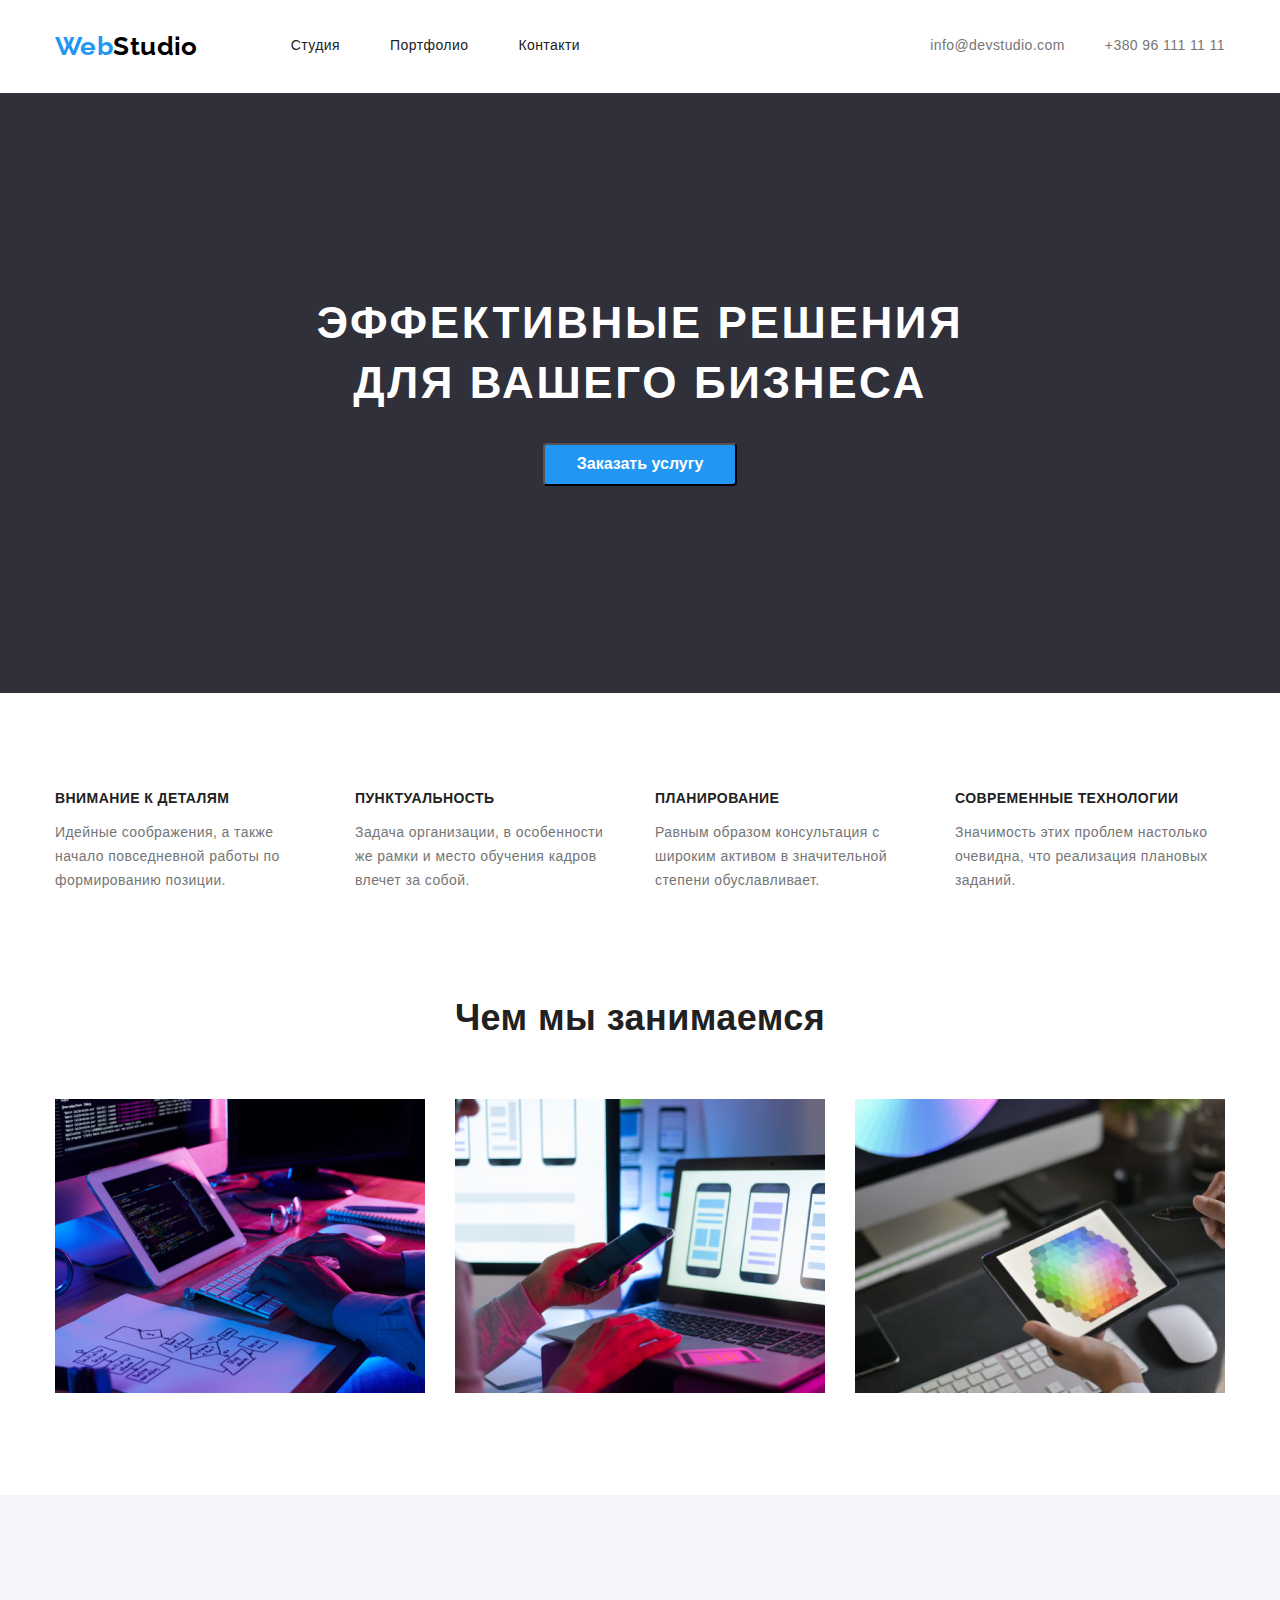
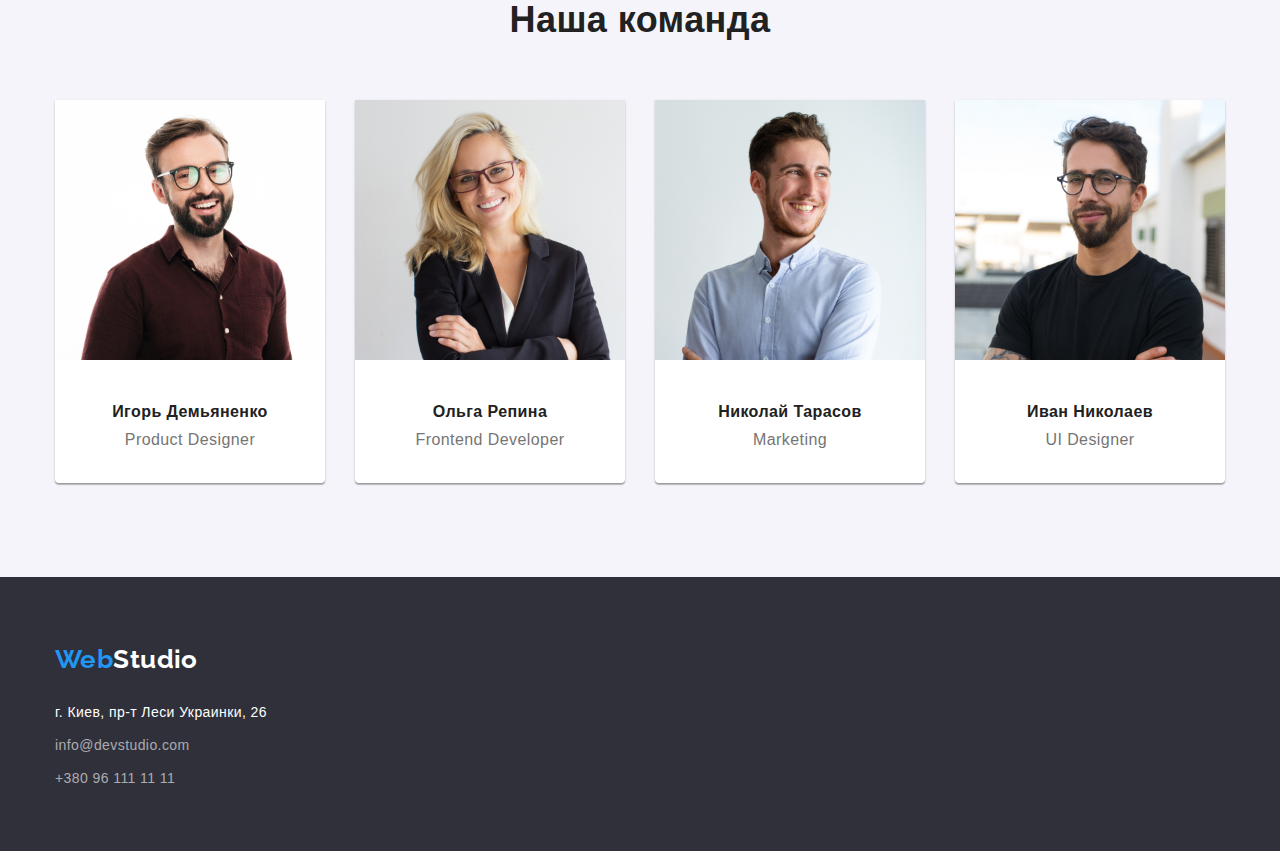
<file: index.html>
<!DOCTYPE html>
<html lang="ru">
  
<head>
    <meta charset="UTF-8">
    <meta name="viewport" content="width=device-width, initial-scale=1.0">
    <title>WebStudio</title>
    <link rel="stylesheet" href="./css/modern-normalize.min.css" />
    <link rel="stylesheet" href="./css/styles.css">
</head>
 <body>
    <!-- Header -->
    <header class="page-header">
      <div class="container flexbox">
       <nav class="navigation">
        <a class="link logo-header" href="./index.html">Web<span class="studio-header">Studio</span></a> <!-- done -->
        <ul class="null list flexbox">
          <li class="header-item"><a class="null link header-link" href="./index.html">Студия</a></li> <!-- done -->
          <li class="header-item"><a class="null link header-link" href="./portfolio.html">Портфолио</a></li> <!-- done -->
          <li class="header-item"><a class="null link header-link" href="">Контакти</a></li> <!-- done -->
        </ul>
      </nav>
      <a class="null link mail-link" href="mailto:info@devstudio.com">info@devstudio.com</a>
      <a class="null link phone-link" href="tel:380961111111">+380 96 111 11 11</a>
    </div>
    </header>

    <main>
      <!-- Hero -->
      <section class="section-hero">
        <div class="container">
          <ul class="null list">
            <li class="hero-item"><h1 class="null hero-header">Эффективные решения <br/> для вашего бизнеса</h1></li>
            <li class="hero-item"><button class="button-order" type="button">Заказать услугу</button></li>
          </ul>       
      </div>
      </section>

      <!-- Advantages -->
      <section class="section">
        <div class="container">
        <h2 class="hide-header">Преимущества</h2>
        <ul class="null list grid-list">
          <li class="grid-advantage-item">
            <h3 class="null advantage-header">Внимание к деталям</h3>
            <p class="null">
              Идейные соображения, а также начало повседневной работы по
              формированию позиции.
            </p>
          </li>

          <li class="grid-advantage-item">
            <h3 class="null advantage-header">Пунктуальность</h3>
            <p class="null">
              Задача организации, в особенности же рамки и место обучения кадров
              влечет за собой.
            </p>
          </li>

          <li class="grid-advantage-item">
            <h3 class="null advantage-header">Планирование</h3>
            <p class="null">
              Равным образом консультация с широким активом в значительной
              степени обуславливает.
            </p>
          </li>

          <li class="grid-advantage-item">
            <h3 class="null advantage-header">Современные технологии</h3>
            <p class="null">
              Значимость этих проблем настолько очевидна, что реализация
              плановых заданий.
            </p>
          </li>
        </ul>
      </div>
      </section>

      <!-- What we do -->
      <section class="section-works">
        <div class="container">
        <h2 class="null section-header">Чем мы занимаемся</h2>
        <ul class="null list grid-list"> 
          <li class="works-item grid-works-item">
            <img class="works-img" src="images/tablet_coding.png" alt="Планшет на якому редагують код"/>
          </li>
          <li class="works-item grid-works-item">
            <img class="works-img" src="images/smart_model.png" alt="Макет програми на дисплеї ноутбука"/>
          </li>
          <li class="works-item grid-works-item">
            <img class="works-img" src="images/color_schema.png" alt="Схема основних кольорів на планшеті"/>
          </li>
        </ul>
      </div>
      </section>

      <!-- Own team -->
      <section class="section-team section">
        <div class="container">
          <h2 class="null section-header">Наша команда</h2>
            <ul class="null list grid-list">
                <li class="team-item grid-team-item">
                    <img class="team-img" src="images/Ihor.jpg" alt="Игорь Демьяненко">
                    <h3 class="null card-fullname">Игорь Демьяненко</h3>
                    <p class="null card-description">Product Designer</p>
                </li>
                <li class="team-item grid-team-item">
                    <img class="team-img" src="images/Olha.jpg" alt="Ольга Репина">
                    <h3 class="null card-fullname">Ольга Репина</h3>
                    <p class="null card-description">Frontend Developer</p>
                </li>
                <li class="team-item grid-team-item">
                    <img class="team-img" src="images/Mykolai.jpg" alt="Николай Тарасов">
                    <h3 class="null card-fullname">Николай Тарасов</h3>
                    <p class="null card-description">Marketing</p>
                </li>
                <li class="team-item grid-team-item">
                    <img class="team-img" src="images/Ivan.jpg" alt="Михаил Ермаков">
                    <h3 class="null card-fullname">Иван Николаев</h3>
                    <p class="null card-description">UI Designer</p>
                </li>
            </ul>
          </div>
      </section>
    </main>

    <!-- Footer -->
    <footer class="page-footer">
      <div class="container">
          <a class="link logo-footer" href="./index.html">Web<span class="studio-footer">Studio</span></a>
          <ul class="null list address-section">
              <li class="address-item"><p class="null address">г. Киев, пр-т Леси Украинки, 26</p></li>
              <li class="address-item"><a class="null link mail-link-footer" href="mailto:info@devstudio.com">info@devstudio.com</a></li>
              <li class="address-item"><a class="null link phone-link-footer" href="tel:380961111111">+380 96 111 11 11</a></li>
          </ul>
      </div>    
    </footer>

  </body>
</html>
</file>
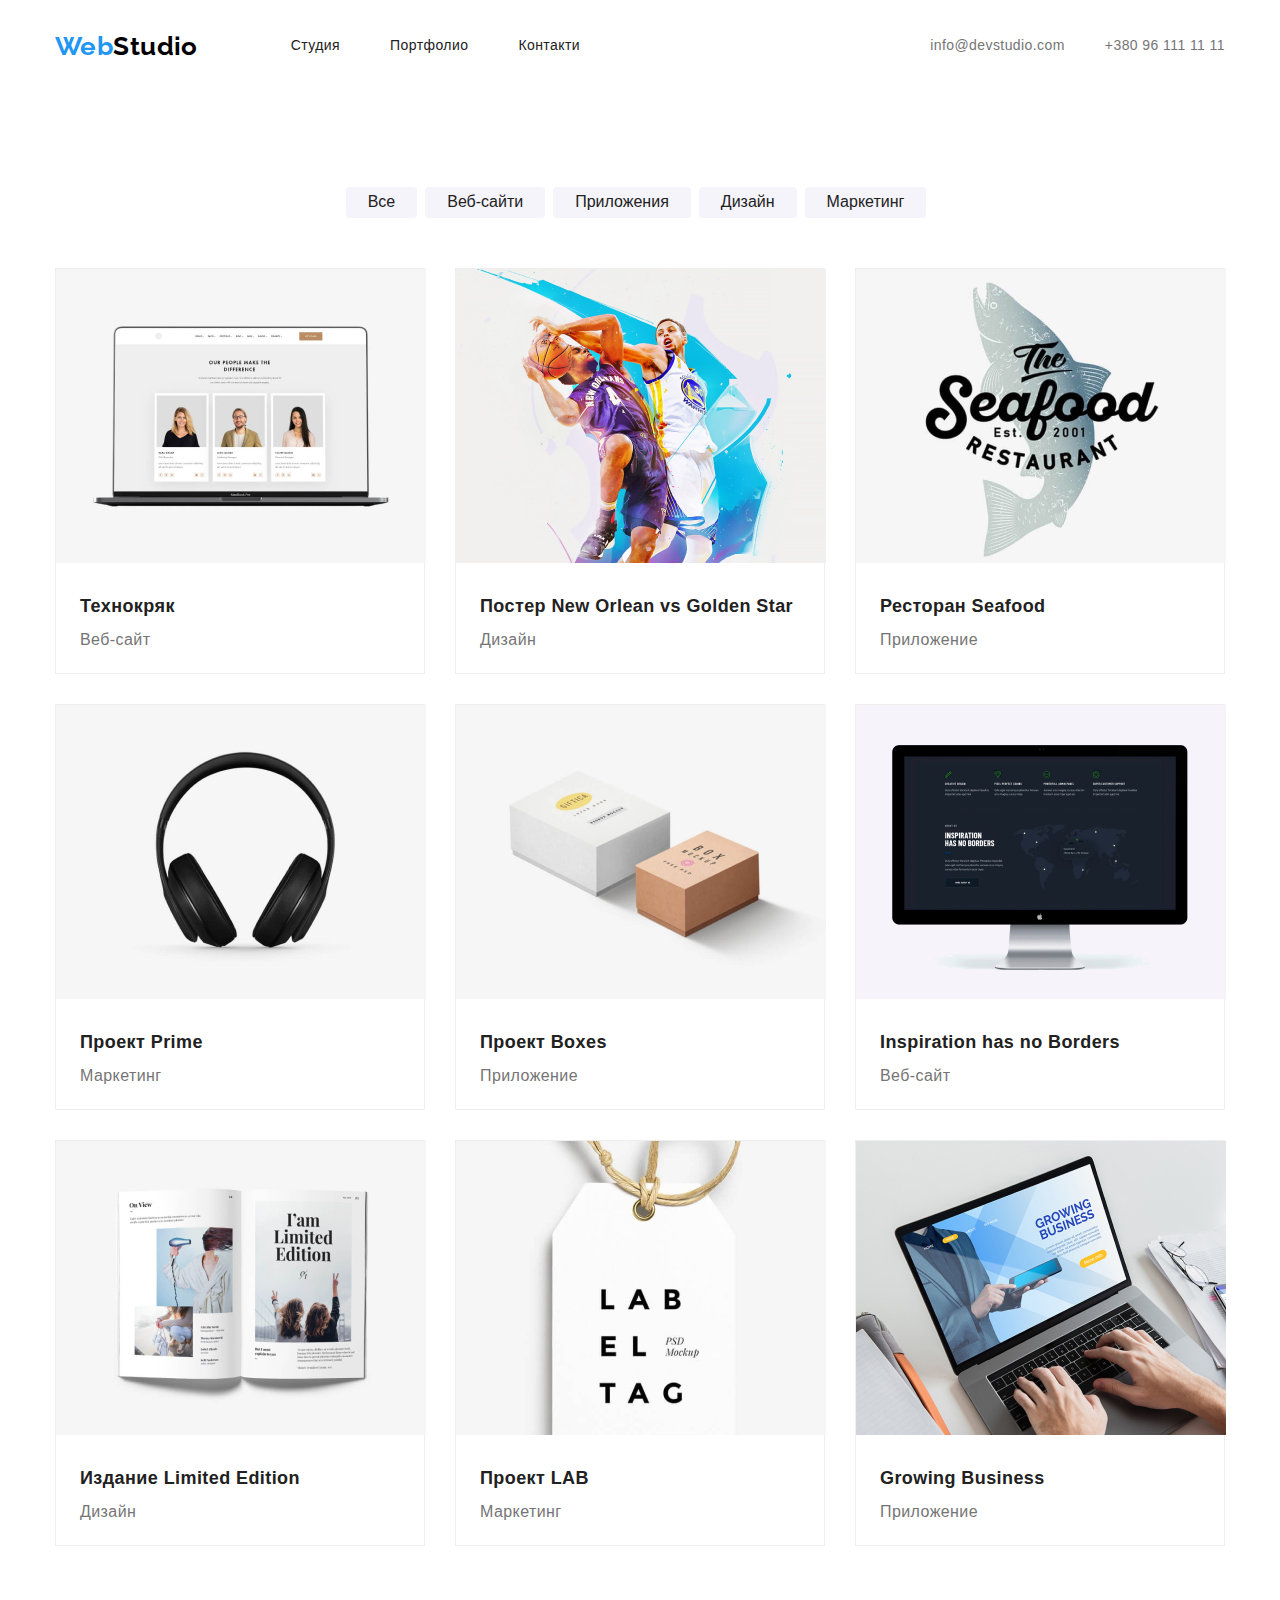
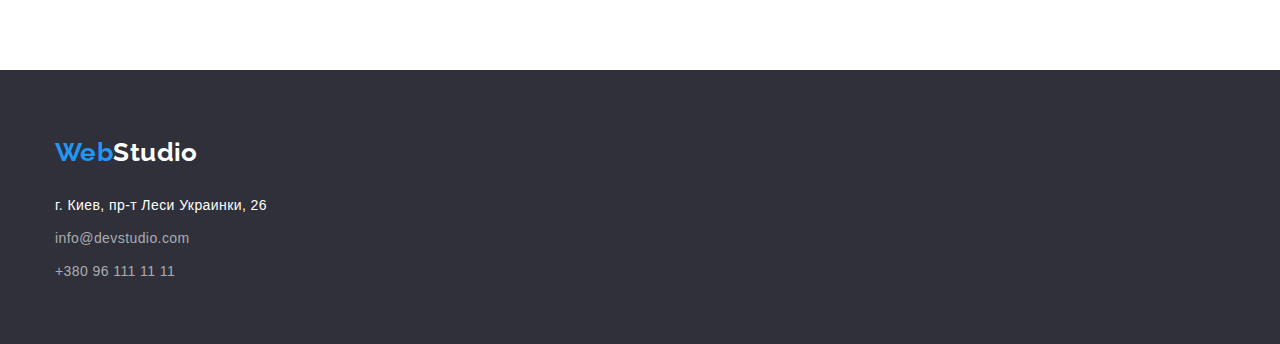
<file: portfolio.html>
<!DOCTYPE html>
<html lang="ru">
<head>
    <meta charset="UTF-8">
    <meta name="viewport" content="width=device-width, initial-scale=1.0">
    <title>WebStudio</title>
    <link rel="stylesheet" href="./css/modern-normalize.min.css" />
    <link rel="stylesheet" href="./css/styles.css">
</head>
<body>
    <!-- Header -->
    <header class="page-header">
        <div class="container flexbox">
         <nav class="navigation">
            <a class="link logo-header" href="./index.html">Web<span class="studio-header">Studio</span></a> <!-- done -->
          <ul class="null list flexbox">
            <li class="header-item"><a class="null link header-link" href="./index.html">Студия</a></li> <!-- done -->
            <li class="header-item"><a class="null link header-link" href="./portfolio.html">Портфолио</a></li> <!-- done -->
            <li class="header-item"><a class="null link header-link" href="">Контакти</a></li> <!-- done -->
          </ul>
        </nav>
          <a class="null link mail-link" href="mailto:info@devstudio.com">info@devstudio.com</a>
          <a class="null link phone-link" href="tel:380961111111">+380 96 111 11 11</a>
      </div>
      </header>

      <!--Hero-->
      <main>
        <section class="section-projects section">
        <div class="container">
            <h1 class="hide-header">Проекти</h1>
            <ul class="null list grid-list center">
            <li class="btn-projects-item">
                <button class="button-filter" type="button">Все</button>
            </li> 
            <li class="btn-projects-item">
                <button class="button-filter" type="button">Веб-сайти</button>
            </li> 
            <li class="btn-projects-item">
                <button class="button-filter" type="button">Приложения</button>
            </li> 
            <li class="btn-projects-item">
                <button class="button-filter" type="button">Дизайн</button>
            </li> 
            <li class="btn-projects-item">
                <button class="button-filter" type="button">Маркетинг</button>
            </li> 
        </ul>
        <ul class="null list grid-list"> 
            <li class="card-projects-item">
                <img class="project-img" src="images/portfolio/laptop.jpg" alt="">
                <ul class="null list projects-description">
                    <li class="projects-description-item"><h2 class="null project-description-header">Технокряк</h2></li>
                    <li class="projects-description-item"><p class="null project-description-text">Веб-сайт</p></li>
                </ul>
            </li>
            <li class="card-projects-item">
                <img class="project-img" src="images/portfolio/basketball.jpg" alt="">
                <ul class="null projects-description list">
                <li class="projects-description-item"><h2 class="null project-description-header">Постер New Orlean vs Golden Star</h2></li>
                <li class="projects-description-item"><p class="null project-description-text">Дизайн</p></li>
                </ul>
            </li>
            <li class="card-projects-item">
                <img class="project-img" src="images/portfolio/restaurant.jpg" alt="">
                <ul class="null projects-description list">
                <li class="projects-description-item"><h2 class="null project-description-header">Ресторан Seafood</h2></li>
                <li class="projects-description-item"><p class="null project-description-text">Приложение</p></li>
            </ul>
            </li>
            <li class="card-projects-item">
                <img class="project-img" src="images/portfolio/headphones.jpg" alt="">
                <ul class="null projects-description list">
                <li class="projects-description-item"><h2 class="null project-description-header">Проект Prime</h2></li>
                <li class="projects-description-item"><p class="null project-description-text">Маркетинг</p></li>
            </ul>
            </li>
            <li class="card-projects-item">
                <img class="project-img" src="images/portfolio/boxes.jpg" alt="">
                <ul class="null projects-description list">
                <li class="projects-description-item"><h2 class="null project-description-header">Проект Boxes</h2></li>
                <li class="projects-description-item"><p class="null project-description-text">Приложение</p></li>
            </ul>
            </li>
            <li class="card-projects-item">
                <img class="project-img" src="images/portfolio/monitor.jpg" alt="">
                <ul class="null projects-description list">
                <li class="projects-description-item"><h2 class="null project-description-header">Inspiration has no Borders</h2></li>
                <li class="projects-description-item"><p class="null project-description-text">Веб-сайт</p></li>
            </ul>
            </li>
            <li class="card-projects-item">
                <img class="project-img" src="images/portfolio/magazine.jpg" alt="">
                <ul class="null projects-description list">
                <li class="projects-description-item"><h2 class="null project-description-header">Издание Limited Edition</h2></li>
                <li class="projects-description-item"><p class="null project-description-text">Дизайн</p></li>
            </ul>
            </li>
            <li class="card-projects-item">
                <img class="project-img" src="images/portfolio/label.jpg" alt="">
                <ul class="null projects-description list">
                <li class="projects-description-item"><h2 class="null project-description-header">Проект LAB</h2></li>
                <li class="projects-description-item"><p class="null project-description-text">Маркетинг</p></li>
            </ul>
            </li>
            <li class="card-projects-item">
                <img class="project-img" src="images/portfolio/growing_business.jpg" alt="">
                <ul class="null projects-description list">
                <li class="projects-description-item"><h2 class="null project-description-header">Growing Business</h2></li>
                <li class="projects-description-item"><p class="null project-description-text">Приложение</p></li>
            </ul>
            </li>
        </ul>
        </div>
        </section>
      </main>

    <!-- Footer -->
    <footer class="page-footer">
        <div class="container">
            <a class="link logo-footer" href="./index.html">Web<span class="studio-footer">Studio</span></a>
            <ul class="null list address-section">
                <li class="address-item"><p class="null address">г. Киев, пр-т Леси Украинки, 26</p></li>
                <li class="address-item"><a class="null link mail-link-footer" href="mailto:info@devstudio.com">info@devstudio.com</a></li>
                <li class="address-item"><a class="null link phone-link-footer" href="tel:380961111111">+380 96 111 11 11</a></li>
            </ul>
        </div>    
      </footer>
</body>
</html>
</file>
<file: css/styles.css>
/*--------------------------------------------------------*/
/* Connect font Raleway from directory fonts in all .html */
@font-face {
    font-family: "Raleway";
    src: url("../fonts/Raleway-Bold.ttf") format("truetype");
}
/* Define variable with colors in all .html */
:root {
    --black-color: #000000;
    --black-heading-color: #212121; 
    --grey-text-color: #757575;
    --blue-link-color: #2196F3;
    --white-color: #FFFFFF;
    --white-link-color: rgba(255, 255, 255, 0.6);
    --black-section-color: #2F303A;
    --white-button-color: #F5F4FA;
    --light-grey-card-color: #EEEEEE;
}
/*--------------------------------------------------------*/

/*--------------------------------------------------------*/
/* Define main rules for pages in all .html*/
body{
    font-family: 'Roboto', sans-serif;
    font-style: normal;
    font-weight: 500;
    font-size: 14px;
    line-height: 1.71;
    letter-spacing: 0.03em;
    color: var(--grey-text-color);
    background-color: var(--white-color);
}
.container {
    width: 1200px;
    padding-left: 15px;
    padding-right: 15px;
    margin-left: auto;
    margin-right: auto;
}
.section {
    padding-top: 94px;
    padding-bottom: 94px;
}
.flexbox{
    display: flex;
}
/* Tag a style in index.html*/
.link {
    text-decoration: none;
    color: var(--black-heading-color);
}
/* Hover tag a style in index.html*/
.link:hover{
    color: var(--blue-link-color);
}
/* Hide list style element in all .html */
.list {
    list-style: none;
}
.null{
    margin: 0;
    padding: 0;
}
.grid-list{
    display: flex;
    flex-wrap: wrap;
}
.section-header {
    color: var(--black-heading-color);
    font-size: 36px;
    text-align: center;
    padding-bottom: 50px;
}
/*--------------------------------------------------------*/

/*--------------------------------------------------------*/
.page-header{
    padding-top: 24px;
    padding-bottom: 25px;
}
.page-header .flexbox{
    justify-content: flex-end;
    align-items: center;
}
/*--------------------------------------------------------*/

/*--------------------------------------------------------*/
/*Rules for logo*/
.logo-header{
    font-family: "Raleway", sans-serif;
    font-style: normal;
    font-weight: bold;
    font-size: 26px;
    margin-right: 93px;
    color: var(--blue-link-color);
}
.logo-footer{
    font-family: "Raleway", sans-serif;
    font-style: normal;
    font-weight: bold;
    font-size: 26px;
    color: var(--blue-link-color);
}
/*Second part of logo in header*/
.studio-header{
    color: var(--black-color);
}
/*Second part of logo in footer*/
.studio-footer{
    color: var(--white-color);
}
/*--------------------------------------------------------*/

/*--------------------------------------------------------*/
.navigation{
    display: flex;
    align-items: center;
    margin-right: auto;
}
.header-item{
    color: var(--black-heading-color);
}
.header-item:not(:last-child){
    margin-right: 50px;
}
.page-header .mail-link{
    margin-right: 40px;
}
.mail-link, .phone-link{
    color: var(--grey-text-color);
}
/*--------------------------------------------------------*/

/*--------------------------------------------------------*/

.section-hero{
    height: 600px;
    padding-top: 200px;
    padding-bottom: 200px; 
    background-color: var(--black-section-color);
}
.hero-item{
    text-align: center;
}
.hero-header {
    font-size: 44px;
    font-weight: bold;
    line-height: 1.36;
    letter-spacing: 0.06em;
    text-transform: uppercase;
    color: var(--white-color);
}
/* Button order in index.html */
.button-order {
    font-size: 16px;
    font-weight: bold;
    border-radius: 4px;
    margin-top: 30px;
    padding: 10px 32px;
    color: var(--white-color);
    background-color: var(--blue-link-color);
}
/*--------------------------------------------------------*/

/*--------------------------------------------------------*/
.hide-header{
    display: none;
}
.grid-advantage-item{
    width: calc((100% - 30px * 3) / 4);
    margin-right: 30px;
}
.grid-advantage-item:nth-child(4n){
    margin-right: 0;
}
.advantage-header{
    font-size: 14px;
    margin-bottom: 10px;
    text-transform: uppercase;
    color: var(--black-heading-color);
}
/*--------------------------------------------------------*/

/*--------------------------------------------------------*/
.section-works{
    padding-bottom: 94px;
}
.grid-works-item{
    width: calc((100% - 30px * 2) / 3);
    margin-right: 30px;
}
.grid-works-item:nth-child(3n){
    margin-right: 0;
}
.works-img{
    width: 370px;
    height: 294px;
}
.works-item{
    mix-blend-mode: normal;
}
/*--------------------------------------------------------*/

/*--------------------------------------------------------*/
.section-team{
    background-color: var(--white-button-color);
}
.grid-team-item{
    width: calc((100% - 30px * 3) / 4);
    margin-right: 30px;
}
.grid-team-item:nth-child(4n){
    margin-right: 0;
}
.team-item{
    box-shadow: 0px 1px 3px rgba(0, 0, 0, 0.12), 0px 1px 1px rgba(0, 0, 0, 0.14), 0px 2px 1px rgba(0, 0, 0, 0.2);
    border-radius: 0px 0px 4px 4px;
    background-color: var(--white-color);
}
.team-img{
    width: 270px;
    height: 260px;
}
.card-fullname{     
    font-size: 16px;
    text-align: center;
    margin-top: 30px;
    color: var(--black-heading-color);
}
.card-description{
    font-size: 16px;
    text-align: center;
    margin-bottom: 30px;
    color: var(--grey-text-color);
}
/*--------------------------------------------------------*/

/*--------------------------------------------------------*/
.page-footer{
    color: var(--white-text-color);
    background-color: var(--black-section-color);
}
.page-footer .mail-link .phone-link{
    color: var(--white-link-color);
}
/*--------------------------------------------------------*/

/*--------------------------------------------------------*/
.grid-list.center{
    justify-content: center;
    align-content: center;
    margin-bottom: 50px;
}
/* Buttons filter in portfolio.html */
.button-filter{
    font-size: 16px;
    border-radius: 4px;
    border-style: none;
    padding: 6px 22px;
    color: var(--black-heading-color);
    background-color: var(--white-button-color);
}
/* Hover for buttons in portfolio.html */
.button-filter:hover{
    color: var(--white-color);
    background-color: var(--blue-link-color);
}
.btn-projects-item{
    margin-right: 8px;
}
.projects-item:last-child{
    margin-right: 0;
}
/*--------------------------------------------------------*/

/*--------------------------------------------------------*/
.card-projects-item{
    width: calc((100% - 30px * 2) / 3);
    margin-right: 30px;
    margin-bottom: 30px;
    background-color: var(--white-color);
    border: 1px solid var(--light-grey-card-color);
}
.card-projects-item:nth-child(3n){
    margin-right: 0px;
}
.projects-description{
    margin: 20px 24px;
}
.projects-description-item{
    margin-bottom: 4px;
}
.projects-description-item:last-child{
    margin-bottom: 0;
}
.project-description-header{
    font-size: 18px;
    color: var(--black-heading-color);
}
.project-description-text{
    font-size: 16px;
    color: var(--grey-text-color);
}
.project-img{
    width: 370px;
    height: 294px;
}
/*--------------------------------------------------------*/

/*--------------------------------------------------------*/
.page-footer{
    padding-top: 60px;
    padding-bottom: 60px;
}
.address-section{
    font-style: normal;
    margin-top: 20px;
}
.address-item{
    padding-bottom: 9px;
}
.address-item:last-child{
    padding-bottom: 0;
}
.mail-link-footer, .phone-link-footer{
    color: var(--white-link-color);
}
.address{
    margin: 0;
    color: var(--white-color);
}
/*--------------------------------------------------------*/

/*--------------------------------------------------------*/
</file>
